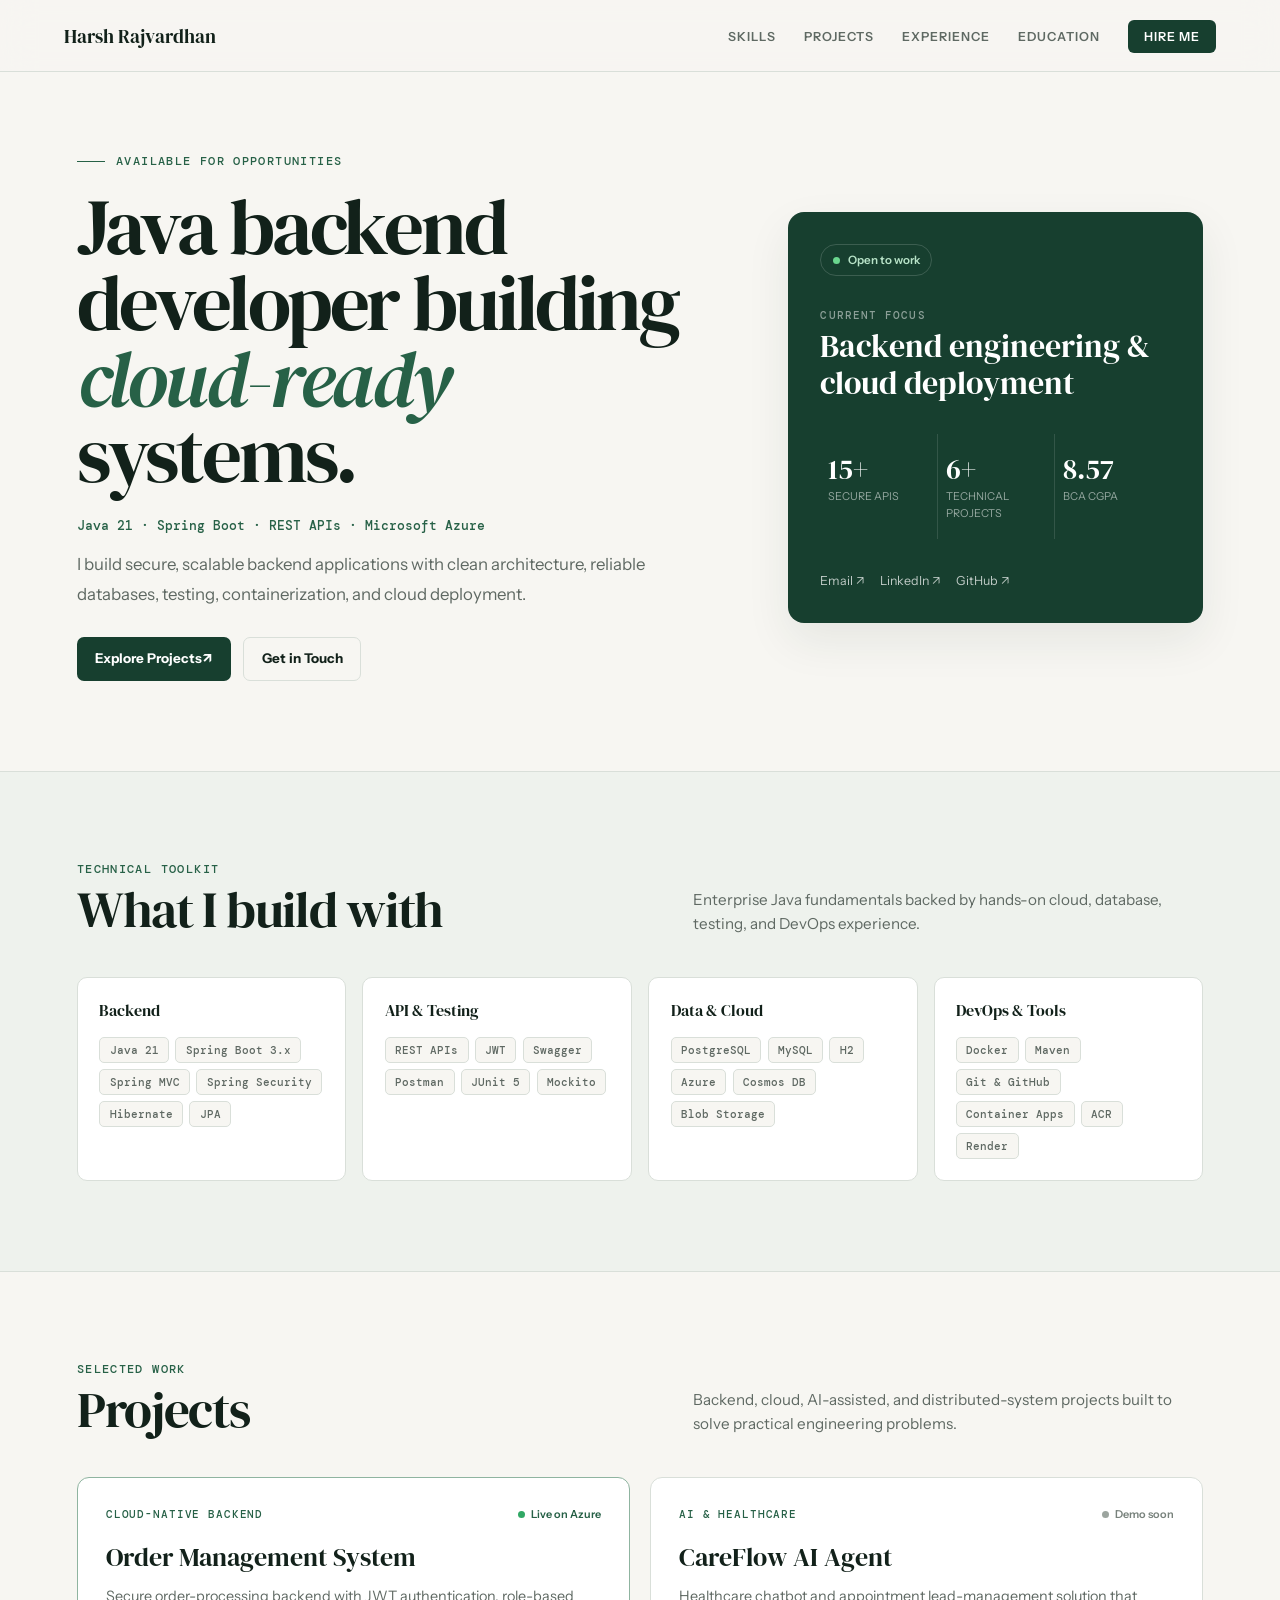
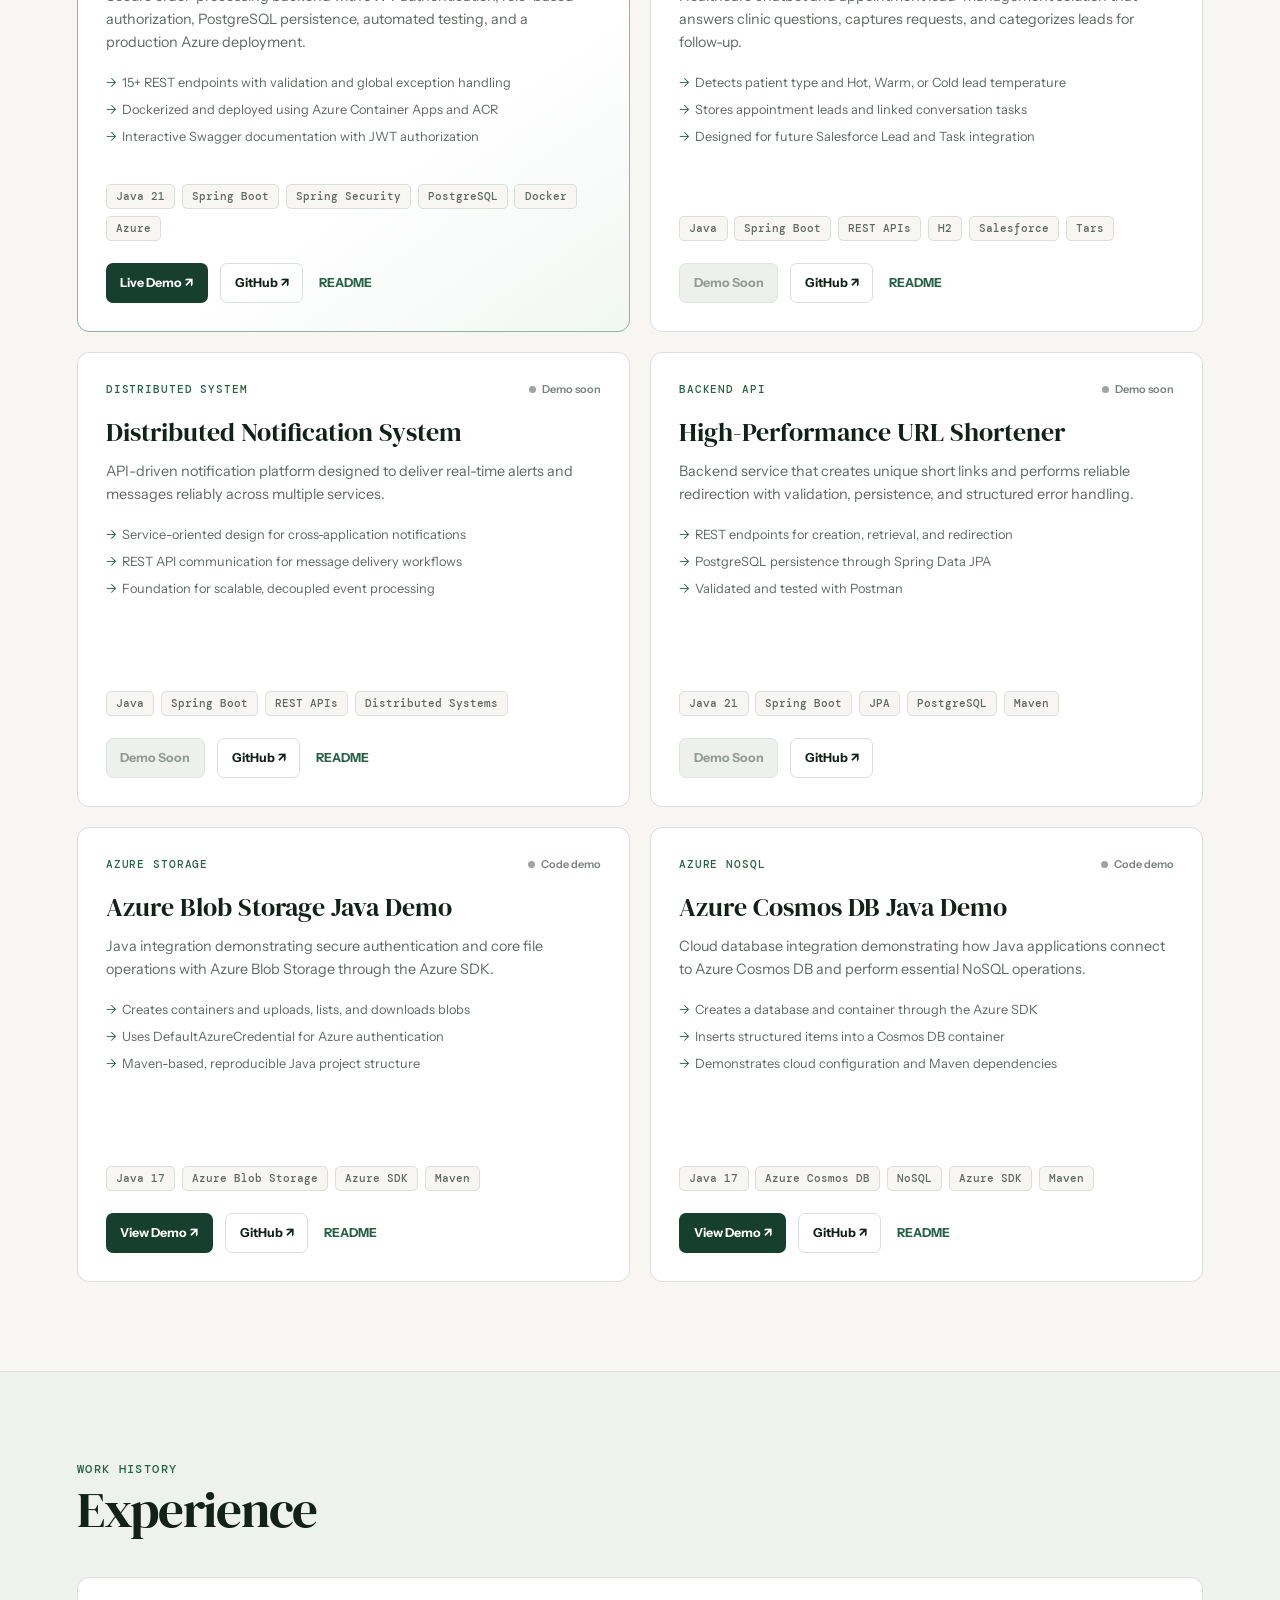
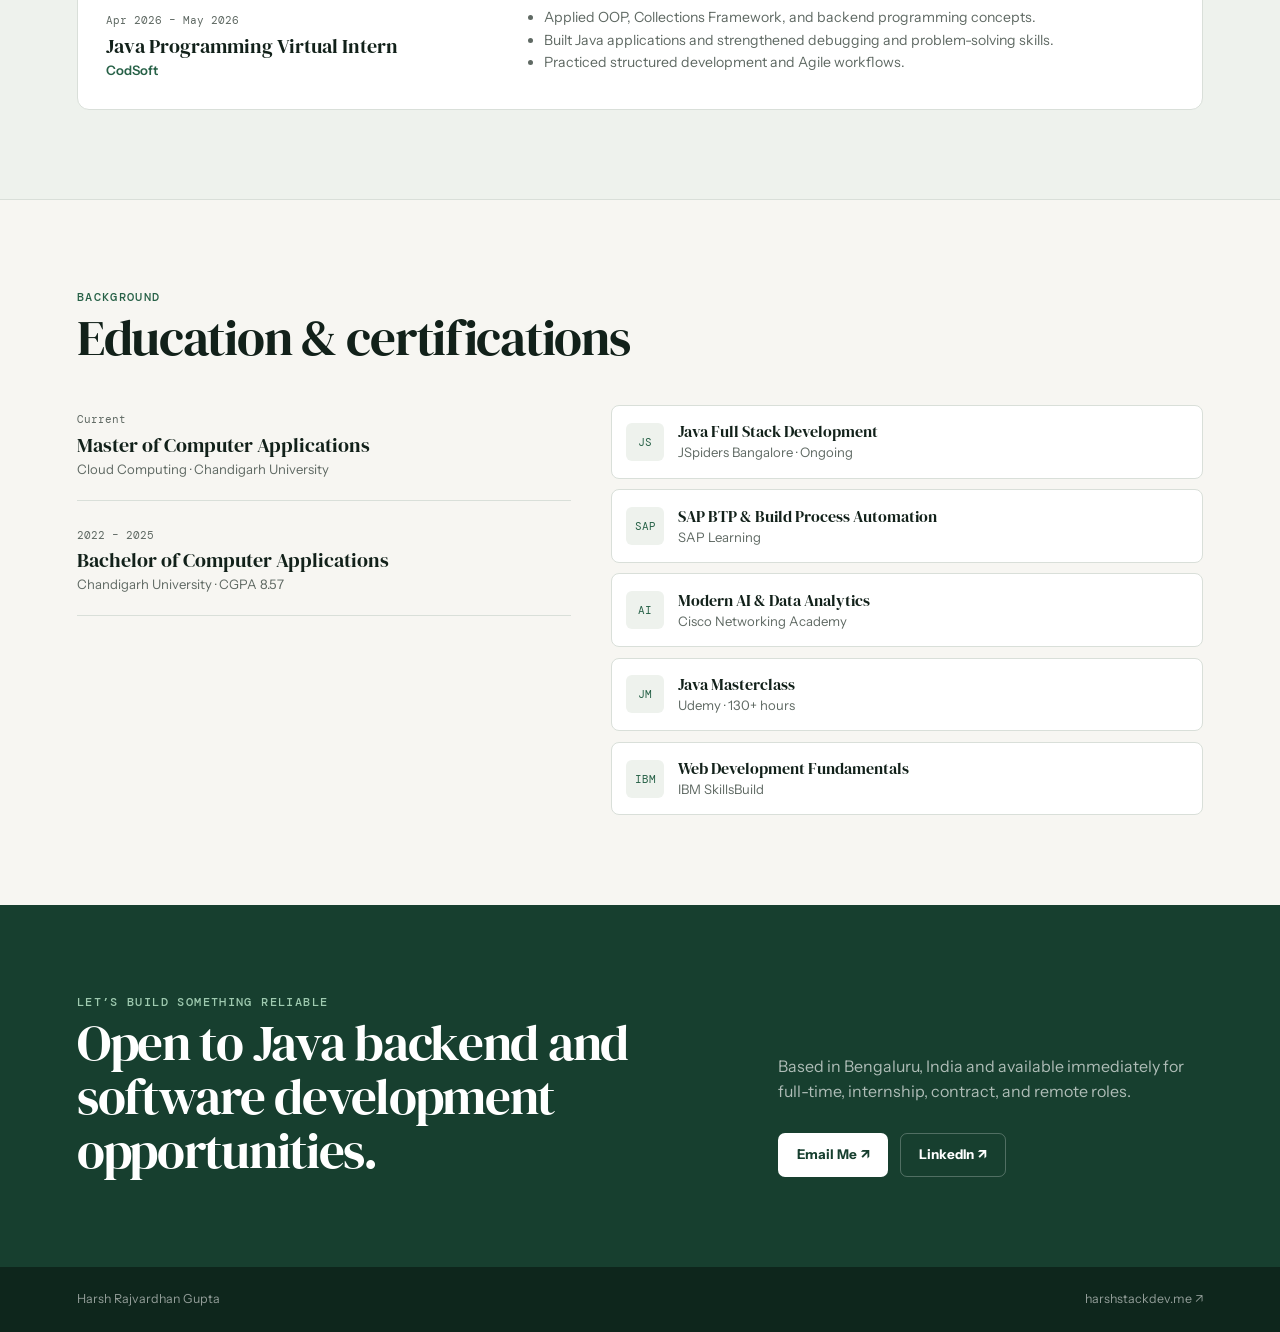
<file: index.html>
<!DOCTYPE html>
<html lang="en">
<head>
  <meta charset="UTF-8">
  <meta name="viewport" content="width=device-width, initial-scale=1.0">
  <meta name="description" content="Harsh Rajvardhan Gupta — Java Backend Developer building secure APIs and cloud-ready applications.">
  <title>Harsh Rajvardhan Gupta — Java Backend Developer</title>
  <link rel="preconnect" href="https://fonts.googleapis.com">
  <link rel="preconnect" href="https://fonts.gstatic.com" crossorigin>
  <link href="https://fonts.googleapis.com/css2?family=DM+Serif+Display:ital@0;1&family=DM+Mono:wght@400;500&family=Instrument+Sans:wght@400;500;600;700&display=swap" rel="stylesheet">
  <link rel="stylesheet" href="style.css">
</head>
<body>
  <nav aria-label="Main navigation">
    <a class="nav-logo" href="#home">Harsh Rajvardhan</a>
    <ul class="nav-links">
      <li><a href="#skills">Skills</a></li>
      <li><a href="#projects">Projects</a></li>
      <li><a href="#experience">Experience</a></li>
      <li><a href="#education">Education</a></li>
      <li><a href="#contact" class="nav-cta">Hire Me</a></li>
    </ul>
  </nav>

  <main>
    <section id="home" class="hero">
      <div class="hero-copy">
        <div class="hero-eyebrow"><span></span>Available for opportunities</div>
        <h1>Java backend developer building <em>cloud-ready</em> systems.</h1>
        <p class="hero-title">Java 21 · Spring Boot · REST APIs · Microsoft Azure</p>
        <p class="hero-bio">I build secure, scalable backend applications with clean architecture, reliable databases, testing, containerization, and cloud deployment.</p>
        <div class="hero-actions">
          <a href="#projects" class="btn btn-primary">Explore Projects <span>↗</span></a>
          <a href="mailto:harsh_rajvardhangupta@hotmail.com" class="btn btn-secondary">Get in Touch</a>
        </div>
      </div>
      <aside class="hero-panel" aria-label="Developer profile summary">
        <div class="availability"><span></span>Open to work</div>
        <p class="panel-label">Current focus</p>
        <h2>Backend engineering &amp; cloud deployment</h2>
        <div class="metrics">
          <div><strong>15+</strong><span>Secure APIs</span></div>
          <div><strong>6+</strong><span>Technical projects</span></div>
          <div><strong>8.57</strong><span>BCA CGPA</span></div>
        </div>
        <div class="profile-links">
          <a href="mailto:harsh_rajvardhangupta@hotmail.com">Email ↗</a>
          <a href="https://www.linkedin.com/in/harshrajvardhangupta/" target="_blank" rel="noopener noreferrer">LinkedIn ↗</a>
          <a href="https://github.com/meharshrajvardhan" target="_blank" rel="noopener noreferrer">GitHub ↗</a>
        </div>
      </aside>
    </section>

    <section id="skills" class="section section-tinted fade-in">
      <div class="section-heading">
        <div><p class="eyebrow">Technical toolkit</p><h2>What I build with</h2></div>
        <p>Enterprise Java fundamentals backed by hands-on cloud, database, testing, and DevOps experience.</p>
      </div>
      <div class="skills-grid">
        <article class="skill-group"><h3>Backend</h3><div class="tags"><span>Java 21</span><span>Spring Boot 3.x</span><span>Spring MVC</span><span>Spring Security</span><span>Hibernate</span><span>JPA</span></div></article>
        <article class="skill-group"><h3>API &amp; Testing</h3><div class="tags"><span>REST APIs</span><span>JWT</span><span>Swagger</span><span>Postman</span><span>JUnit 5</span><span>Mockito</span></div></article>
        <article class="skill-group"><h3>Data &amp; Cloud</h3><div class="tags"><span>PostgreSQL</span><span>MySQL</span><span>H2</span><span>Azure</span><span>Cosmos DB</span><span>Blob Storage</span></div></article>
        <article class="skill-group"><h3>DevOps &amp; Tools</h3><div class="tags"><span>Docker</span><span>Maven</span><span>Git &amp; GitHub</span><span>Container Apps</span><span>ACR</span><span>Render</span></div></article>
      </div>
    </section>

    <section id="projects" class="section fade-in">
      <div class="section-heading">
        <div><p class="eyebrow">Selected work</p><h2>Projects</h2></div>
        <p>Backend, cloud, AI-assisted, and distributed-system projects built to solve practical engineering problems.</p>
      </div>
      <div class="projects-grid">
        <article class="project-card project-featured">
          <div class="project-top"><span class="project-type">Cloud-native backend</span><span class="status live"><i></i>Live on Azure</span></div>
          <h3>Order Management System</h3>
          <p>Secure order-processing backend with JWT authentication, role-based authorization, PostgreSQL persistence, automated testing, and a production Azure deployment.</p>
          <ul>
            <li>15+ REST endpoints with validation and global exception handling</li>
            <li>Dockerized and deployed using Azure Container Apps and ACR</li>
            <li>Interactive Swagger documentation with JWT authorization</li>
          </ul>
          <div class="tags"><span>Java 21</span><span>Spring Boot</span><span>Spring Security</span><span>PostgreSQL</span><span>Docker</span><span>Azure</span></div>
          <div class="project-actions">
            <a class="btn btn-primary" href="https://oms-app.niceforest-b7938ce5.centralindia.azurecontainerapps.io/swagger-ui/index.html#/" target="_blank" rel="noopener noreferrer">Live Demo ↗</a>
            <a class="btn btn-secondary" href="https://github.com/meharshrajvardhan/order-management-system" target="_blank" rel="noopener noreferrer">GitHub ↗</a>
            <a class="text-link" href="https://github.com/meharshrajvardhan/order-management-system#readme" target="_blank" rel="noopener noreferrer">README</a>
          </div>
        </article>

        <article class="project-card">
          <div class="project-top"><span class="project-type">AI &amp; healthcare</span><span class="status"><i></i>Demo soon</span></div>
          <h3>CareFlow AI Agent</h3>
          <p>Healthcare chatbot and appointment lead-management solution that answers clinic questions, captures requests, and categorizes leads for follow-up.</p>
          <ul>
            <li>Detects patient type and Hot, Warm, or Cold lead temperature</li>
            <li>Stores appointment leads and linked conversation tasks</li>
            <li>Designed for future Salesforce Lead and Task integration</li>
          </ul>
          <div class="tags"><span>Java</span><span>Spring Boot</span><span>REST APIs</span><span>H2</span><span>Salesforce</span><span>Tars</span></div>
          <div class="project-actions">
            <span class="btn btn-disabled" title="Public deployment coming soon">Demo Soon</span>
            <a class="btn btn-secondary" href="https://github.com/meharshrajvardhan/careflow-ai-agent" target="_blank" rel="noopener noreferrer">GitHub ↗</a>
            <a class="text-link" href="https://github.com/meharshrajvardhan/careflow-ai-agent#readme" target="_blank" rel="noopener noreferrer">README</a>
          </div>
        </article>

        <article class="project-card">
          <div class="project-top"><span class="project-type">Distributed system</span><span class="status"><i></i>Demo soon</span></div>
          <h3>Distributed Notification System</h3>
          <p>API-driven notification platform designed to deliver real-time alerts and messages reliably across multiple services.</p>
          <ul>
            <li>Service-oriented design for cross-application notifications</li>
            <li>REST API communication for message delivery workflows</li>
            <li>Foundation for scalable, decoupled event processing</li>
          </ul>
          <div class="tags"><span>Java</span><span>Spring Boot</span><span>REST APIs</span><span>Distributed Systems</span></div>
          <div class="project-actions">
            <span class="btn btn-disabled" title="Public deployment coming soon">Demo Soon</span>
            <a class="btn btn-secondary" href="https://github.com/meharshrajvardhan/DistributedNotificationSystem" target="_blank" rel="noopener noreferrer">GitHub ↗</a>
            <a class="text-link" href="https://github.com/meharshrajvardhan/DistributedNotificationSystem#readme" target="_blank" rel="noopener noreferrer">README</a>
          </div>
        </article>

        <article class="project-card">
          <div class="project-top"><span class="project-type">Backend API</span><span class="status"><i></i>Demo soon</span></div>
          <h3>High-Performance URL Shortener</h3>
          <p>Backend service that creates unique short links and performs reliable redirection with validation, persistence, and structured error handling.</p>
          <ul>
            <li>REST endpoints for creation, retrieval, and redirection</li>
            <li>PostgreSQL persistence through Spring Data JPA</li>
            <li>Validated and tested with Postman</li>
          </ul>
          <div class="tags"><span>Java 21</span><span>Spring Boot</span><span>JPA</span><span>PostgreSQL</span><span>Maven</span></div>
          <div class="project-actions">
            <span class="btn btn-disabled" title="Public deployment coming soon">Demo Soon</span>
            <a class="btn btn-secondary" href="https://github.com/meharshrajvardhan" target="_blank" rel="noopener noreferrer">GitHub ↗</a>
          </div>
        </article>

        <article class="project-card">
          <div class="project-top"><span class="project-type">Azure storage</span><span class="status"><i></i>Code demo</span></div>
          <h3>Azure Blob Storage Java Demo</h3>
          <p>Java integration demonstrating secure authentication and core file operations with Azure Blob Storage through the Azure SDK.</p>
          <ul>
            <li>Creates containers and uploads, lists, and downloads blobs</li>
            <li>Uses DefaultAzureCredential for Azure authentication</li>
            <li>Maven-based, reproducible Java project structure</li>
          </ul>
          <div class="tags"><span>Java 17</span><span>Azure Blob Storage</span><span>Azure SDK</span><span>Maven</span></div>
          <div class="project-actions">
            <a class="btn btn-primary" href="https://github.com/meharshrajvardhan/azure-blob-storage-java-demo#sample-output" target="_blank" rel="noopener noreferrer">View Demo ↗</a>
            <a class="btn btn-secondary" href="https://github.com/meharshrajvardhan/azure-blob-storage-java-demo" target="_blank" rel="noopener noreferrer">GitHub ↗</a>
            <a class="text-link" href="https://github.com/meharshrajvardhan/azure-blob-storage-java-demo#readme" target="_blank" rel="noopener noreferrer">README</a>
          </div>
        </article>

        <article class="project-card">
          <div class="project-top"><span class="project-type">Azure NoSQL</span><span class="status"><i></i>Code demo</span></div>
          <h3>Azure Cosmos DB Java Demo</h3>
          <p>Cloud database integration demonstrating how Java applications connect to Azure Cosmos DB and perform essential NoSQL operations.</p>
          <ul>
            <li>Creates a database and container through the Azure SDK</li>
            <li>Inserts structured items into a Cosmos DB container</li>
            <li>Demonstrates cloud configuration and Maven dependencies</li>
          </ul>
          <div class="tags"><span>Java 17</span><span>Azure Cosmos DB</span><span>NoSQL</span><span>Azure SDK</span><span>Maven</span></div>
          <div class="project-actions">
            <a class="btn btn-primary" href="https://github.com/meharshrajvardhan/azure-cosmosdb-java-demo#sample-output" target="_blank" rel="noopener noreferrer">View Demo ↗</a>
            <a class="btn btn-secondary" href="https://github.com/meharshrajvardhan/azure-cosmosdb-java-demo" target="_blank" rel="noopener noreferrer">GitHub ↗</a>
            <a class="text-link" href="https://github.com/meharshrajvardhan/azure-cosmosdb-java-demo#readme" target="_blank" rel="noopener noreferrer">README</a>
          </div>
        </article>
      </div>
    </section>

    <section id="experience" class="section section-tinted fade-in">
      <div class="section-heading"><div><p class="eyebrow">Work history</p><h2>Experience</h2></div></div>
      <article class="timeline-card">
        <div><span class="timeline-date">Apr 2026 – May 2026</span><h3>Java Programming Virtual Intern</h3><p class="company">CodSoft</p></div>
        <ul><li>Applied OOP, Collections Framework, and backend programming concepts.</li><li>Built Java applications and strengthened debugging and problem-solving skills.</li><li>Practiced structured development and Agile workflows.</li></ul>
      </article>
    </section>

    <section id="education" class="section fade-in">
      <div class="section-heading"><div><p class="eyebrow">Background</p><h2>Education &amp; certifications</h2></div></div>
      <div class="education-grid">
        <div class="education-list">
          <article><span>Current</span><h3>Master of Computer Applications</h3><p>Cloud Computing · Chandigarh University</p></article>
          <article><span>2022 – 2025</span><h3>Bachelor of Computer Applications</h3><p>Chandigarh University · CGPA 8.57</p></article>
        </div>
        <div class="cert-list">
          <article><b>JS</b><div><h3>Java Full Stack Development</h3><p>JSpiders Bangalore · Ongoing</p></div></article>
          <article><b>SAP</b><div><h3>SAP BTP &amp; Build Process Automation</h3><p>SAP Learning</p></div></article>
          <article><b>AI</b><div><h3>Modern AI &amp; Data Analytics</h3><p>Cisco Networking Academy</p></div></article>
          <article><b>JM</b><div><h3>Java Masterclass</h3><p>Udemy · 130+ hours</p></div></article>
          <article><b>IBM</b><div><h3>Web Development Fundamentals</h3><p>IBM SkillsBuild</p></div></article>
        </div>
      </div>
    </section>

    <section id="contact" class="contact fade-in">
      <div><p class="eyebrow">Let’s build something reliable</p><h2>Open to Java backend and software development opportunities.</h2></div>
      <div class="contact-content">
        <p>Based in Bengaluru, India and available immediately for full-time, internship, contract, and remote roles.</p>
        <div class="contact-actions">
          <a class="btn btn-light" href="mailto:harsh_rajvardhangupta@hotmail.com">Email Me ↗</a>
          <a class="btn btn-outline-light" href="https://www.linkedin.com/in/harshrajvardhangupta/" target="_blank" rel="noopener noreferrer">LinkedIn ↗</a>
        </div>
      </div>
    </section>
  </main>

  <footer><span>Harsh Rajvardhan Gupta</span><a href="https://harshstackdev.me" target="_blank" rel="noopener noreferrer">harshstackdev.me ↗</a></footer>
  <script src="script.js"></script>
</body>
</html>
</file>
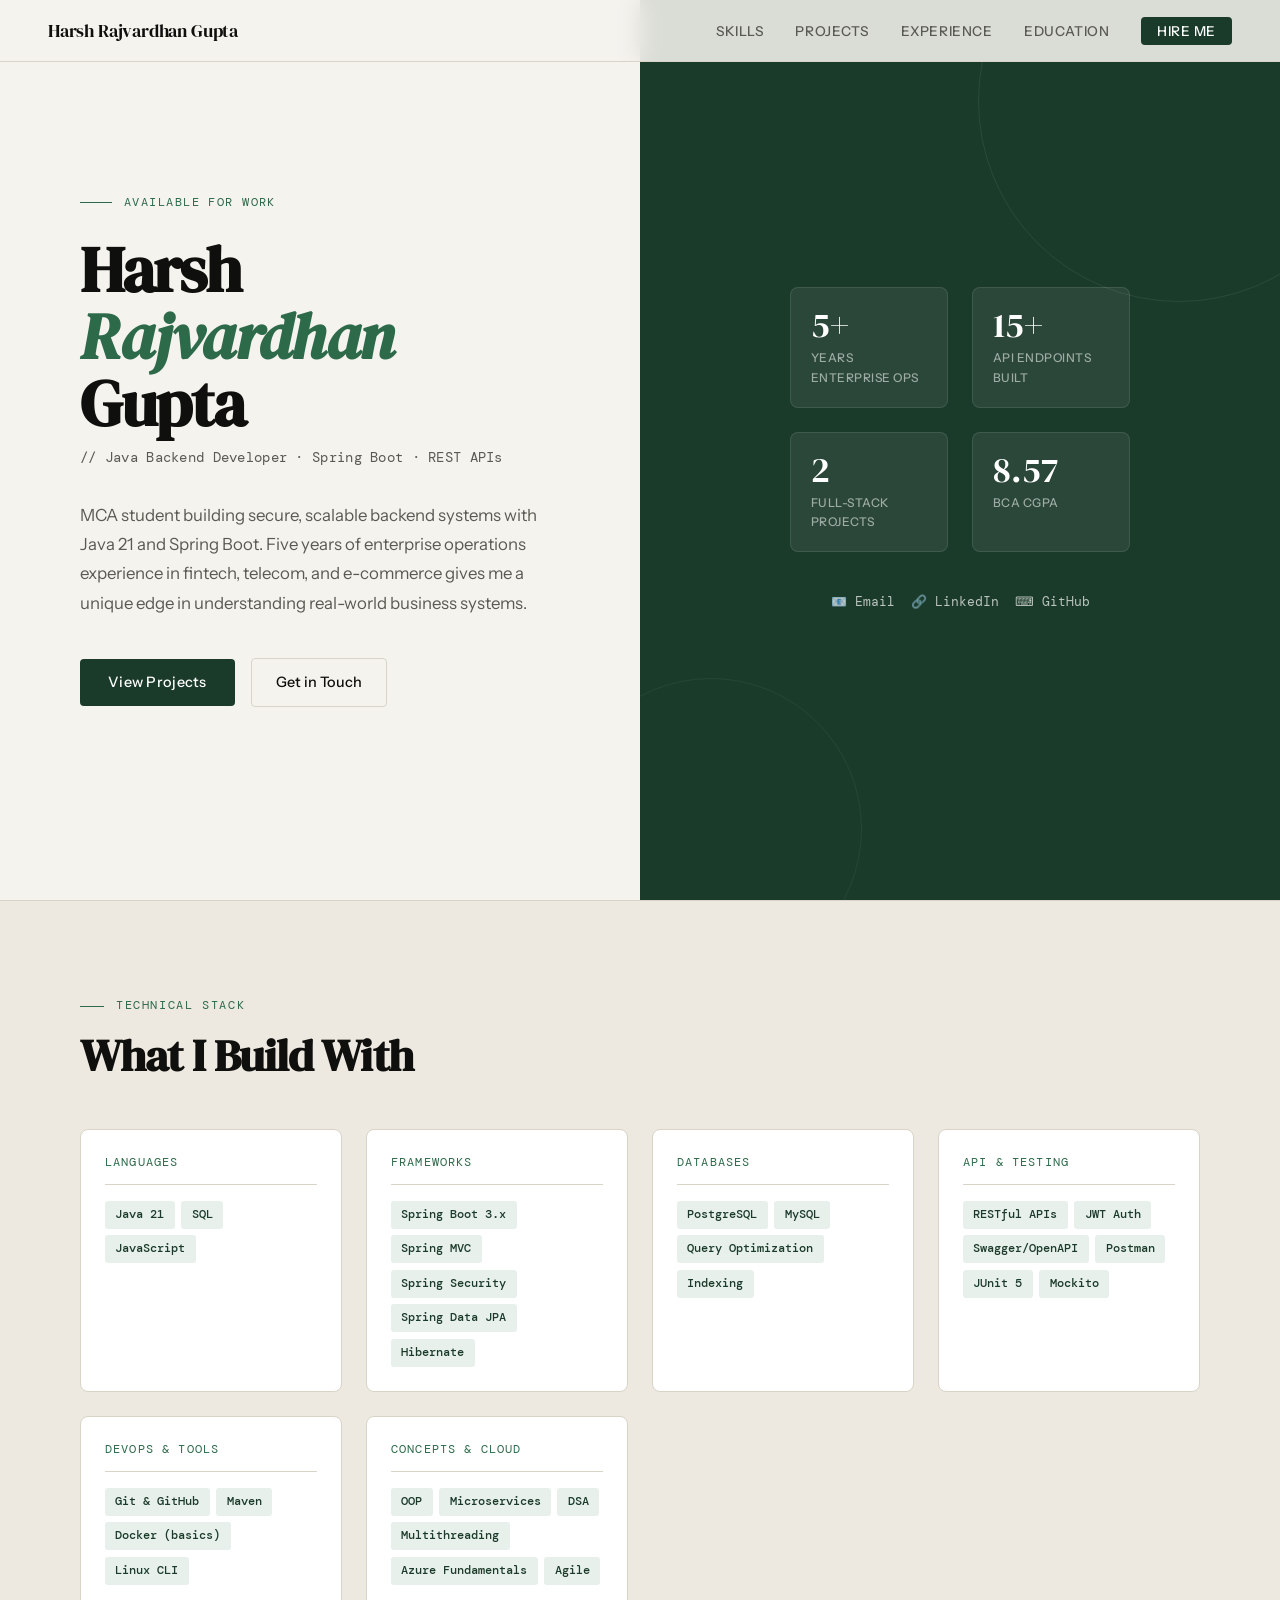
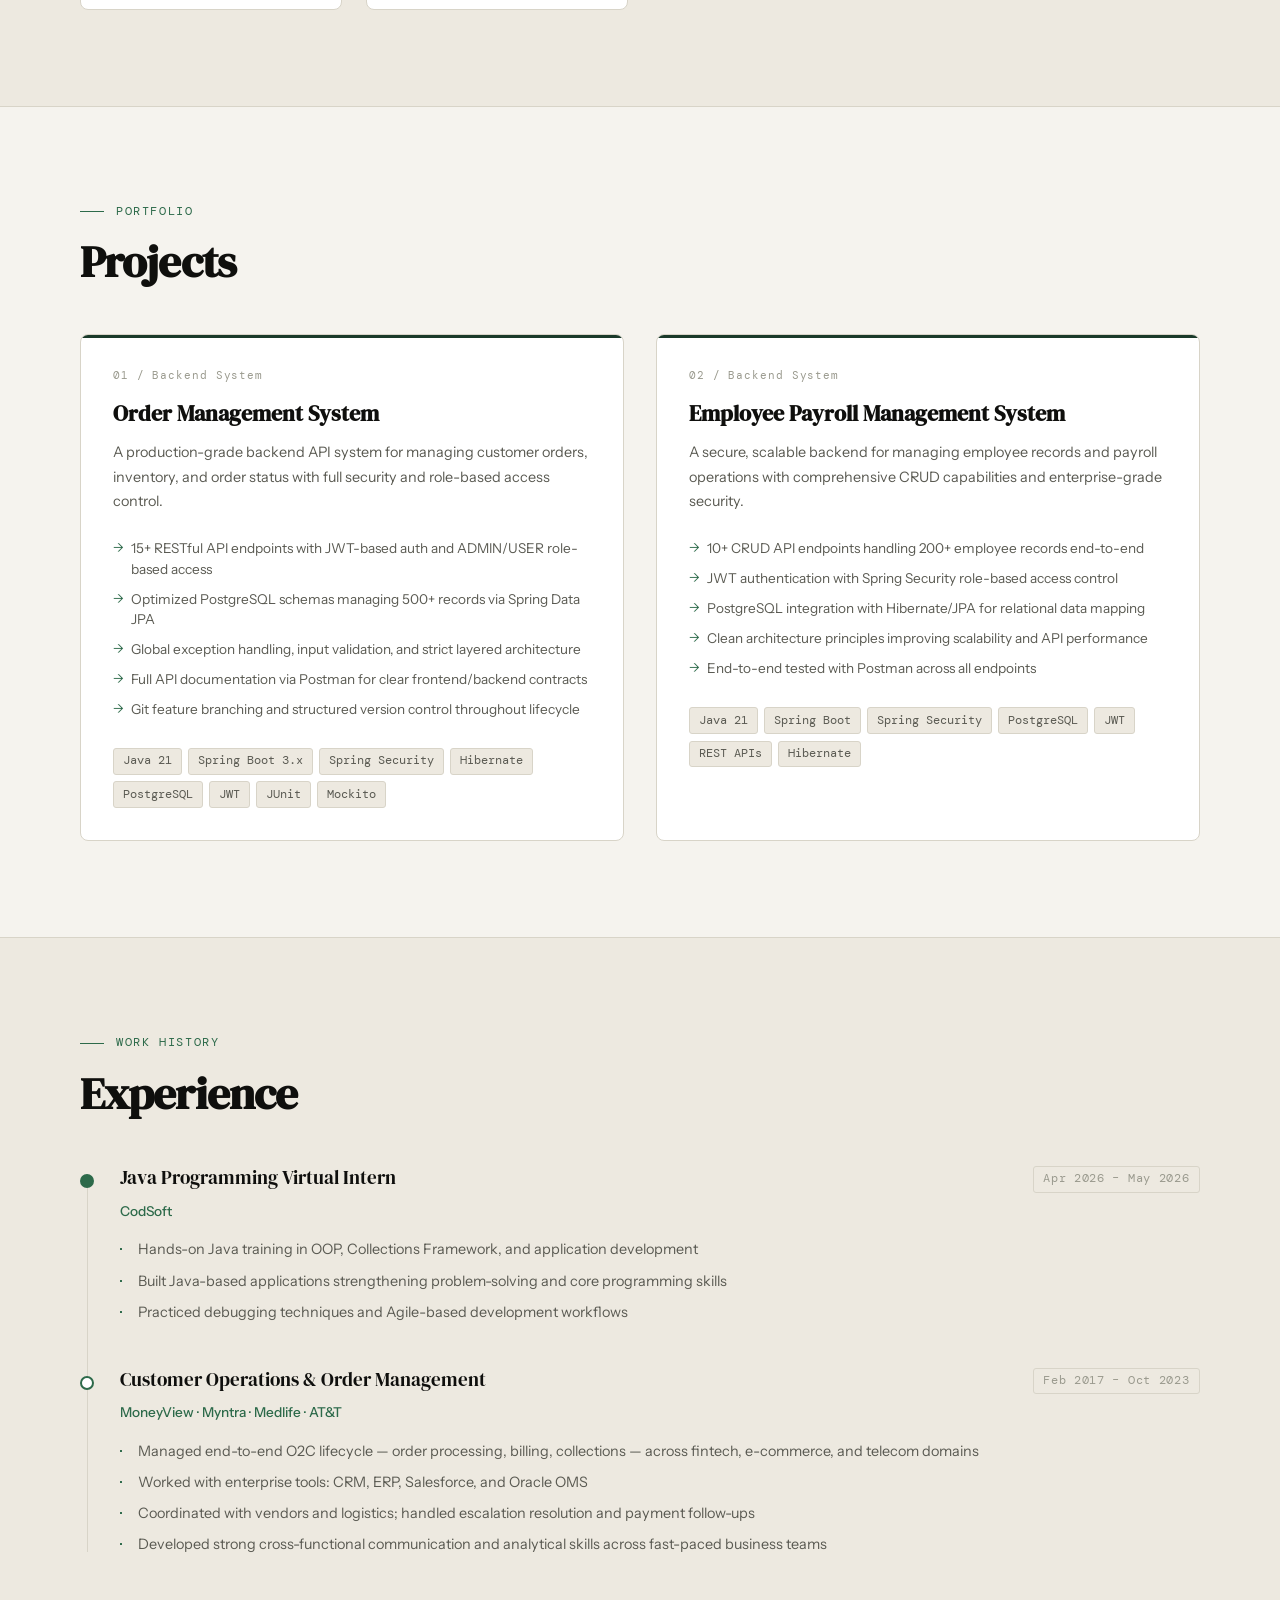
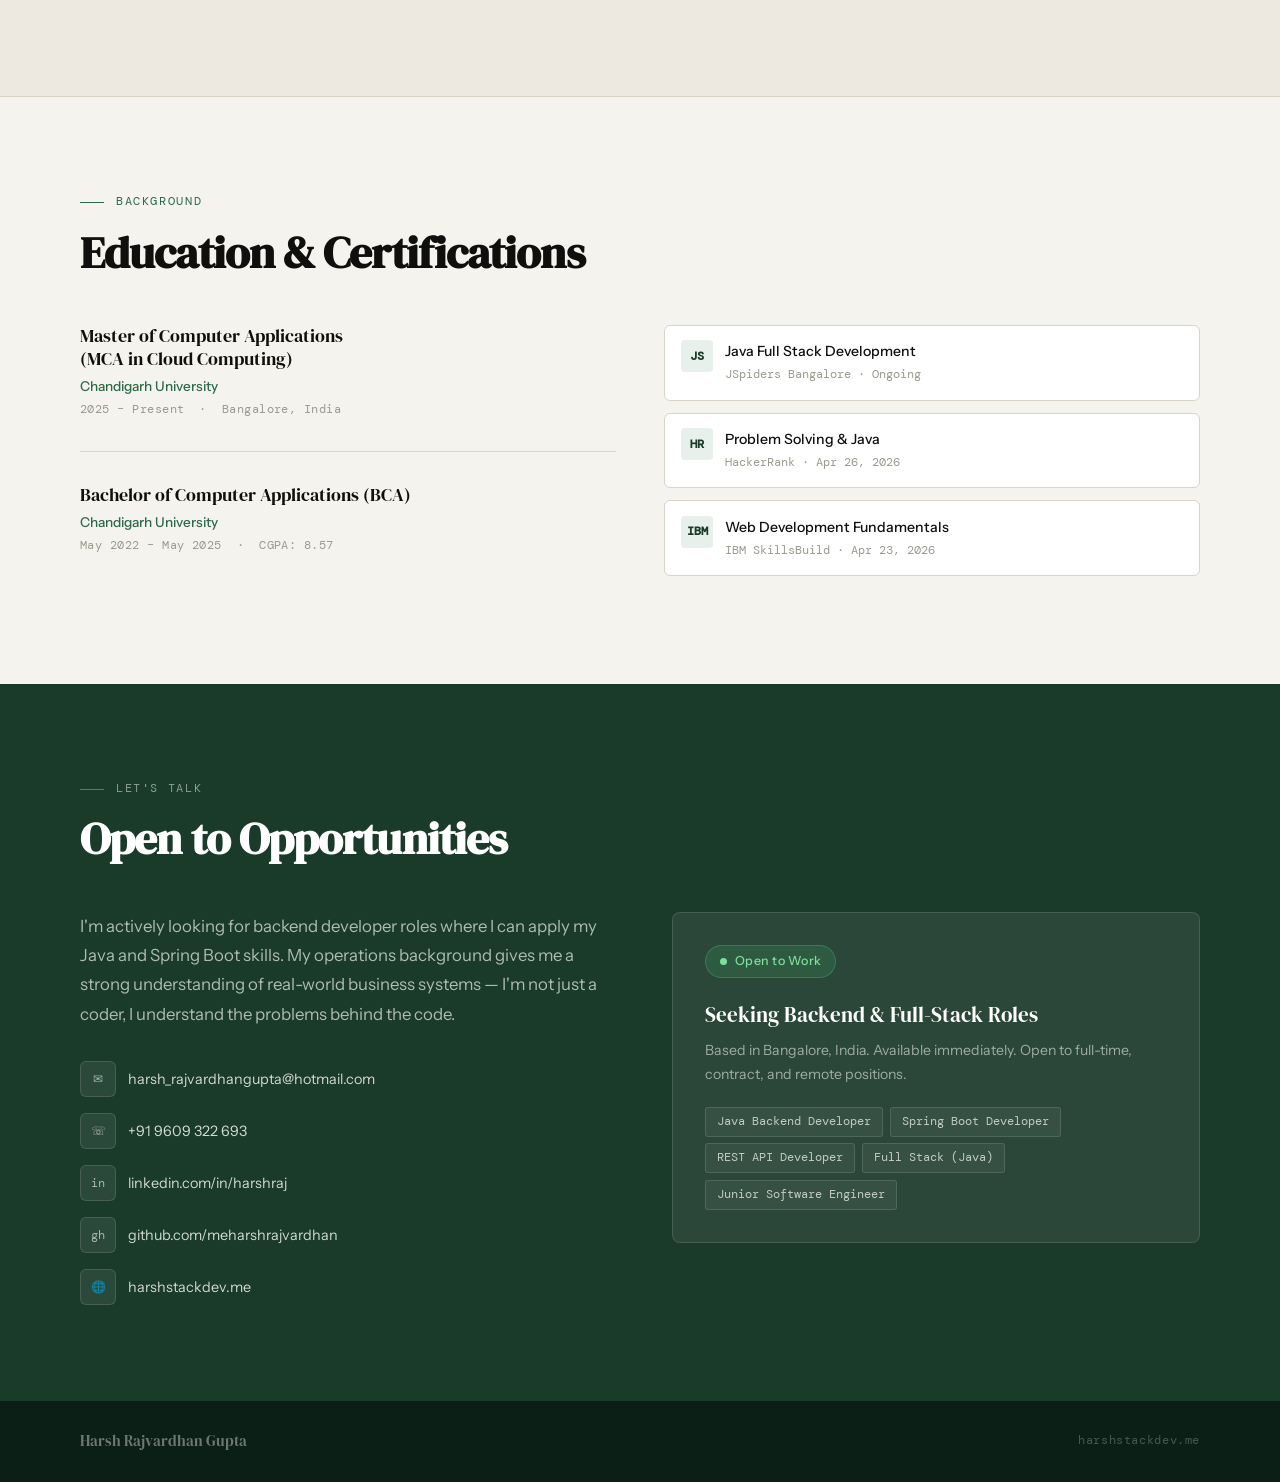
<file: index .html>
<!DOCTYPE html>
<html lang="en">
<head>
<meta charset="UTF-8">
<meta name="viewport" content="width=device-width, initial-scale=1.0">
<title>Harsh Rajvardhan Gupta — Java Backend Developer</title>
<link rel="preconnect" href="https://fonts.googleapis.com">
<link rel="preconnect" href="https://fonts.gstatic.com" crossorigin>
<link href="https://fonts.googleapis.com/css2?family=DM+Serif+Display:ital@0;1&family=DM+Mono:wght@400;500&family=Instrument+Sans:wght@400;500;600&display=swap" rel="stylesheet">
<style>
  :root {
    --ink: #0f0f0d;
    --ink-muted: #5a5a52;
    --ink-faint: #9a9a8e;
    --paper: #f5f3ee;
    --paper-warm: #ede9e0;
    --paper-card: #ffffff;
    --accent: #1a3a2a;
    --accent-bright: #2d6a4a;
    --accent-light: #e8f0eb;
    --border: #d8d4c8;
    --tag-bg: #e8f0eb;
    --tag-color: #1a3a2a;
    --serif: 'DM Serif Display', Georgia, serif;
    --sans: 'Instrument Sans', system-ui, sans-serif;
    --mono: 'DM Mono', monospace;
  }

  * { margin: 0; padding: 0; box-sizing: border-box; }

  html { scroll-behavior: smooth; }

  body {
    font-family: var(--sans);
    background: var(--paper);
    color: var(--ink);
    line-height: 1.6;
    overflow-x: hidden;
  }

  /* NAV */
  nav {
    position: fixed;
    top: 0; left: 0; right: 0;
    z-index: 100;
    display: flex;
    align-items: center;
    justify-content: space-between;
    padding: 1rem 3rem;
    background: rgba(245, 243, 238, 0.88);
    backdrop-filter: blur(12px);
    border-bottom: 1px solid var(--border);
  }

  .nav-logo {
    font-family: var(--serif);
    font-size: 1.15rem;
    color: var(--ink);
    letter-spacing: -0.01em;
  }

  .nav-links {
    display: flex;
    gap: 2rem;
    list-style: none;
  }

  .nav-links a {
    font-size: 0.85rem;
    font-weight: 500;
    color: var(--ink-muted);
    text-decoration: none;
    letter-spacing: 0.04em;
    text-transform: uppercase;
    transition: color 0.2s;
  }

  .nav-links a:hover { color: var(--accent-bright); }

  .nav-cta {
    background: var(--accent) !important;
    color: #fff !important;
    padding: 0.4rem 1rem;
    border-radius: 4px;
    transition: background 0.2s !important;
  }
  .nav-cta:hover { background: var(--accent-bright) !important; color: #fff !important; }

  /* HERO */
  .hero {
    min-height: 100vh;
    display: grid;
    grid-template-columns: 1fr 1fr;
    padding-top: 70px;
  }

  .hero-left {
    display: flex;
    flex-direction: column;
    justify-content: center;
    padding: 5rem 4rem 5rem 5rem;
    position: relative;
  }

  .hero-eyebrow {
    font-family: var(--mono);
    font-size: 0.75rem;
    letter-spacing: 0.12em;
    color: var(--accent-bright);
    text-transform: uppercase;
    margin-bottom: 1.5rem;
    display: flex;
    align-items: center;
    gap: 0.75rem;
  }

  .hero-eyebrow::before {
    content: '';
    display: block;
    width: 32px;
    height: 1px;
    background: var(--accent-bright);
  }

  .hero-name {
    font-family: var(--serif);
    font-size: clamp(2.8rem, 5vw, 4.5rem);
    line-height: 1.05;
    letter-spacing: -0.02em;
    color: var(--ink);
    margin-bottom: 0.5rem;
  }

  .hero-name em {
    font-style: italic;
    color: var(--accent-bright);
  }

  .hero-title {
    font-family: var(--mono);
    font-size: 0.9rem;
    color: var(--ink-muted);
    margin-bottom: 2rem;
    letter-spacing: 0.02em;
  }

  .hero-bio {
    font-size: 1.05rem;
    color: var(--ink-muted);
    max-width: 480px;
    line-height: 1.75;
    margin-bottom: 2.5rem;
  }

  .hero-actions {
    display: flex;
    gap: 1rem;
    align-items: center;
  }

  .btn-primary {
    background: var(--accent);
    color: #fff;
    padding: 0.75rem 1.75rem;
    border-radius: 4px;
    text-decoration: none;
    font-size: 0.9rem;
    font-weight: 500;
    letter-spacing: 0.02em;
    transition: background 0.2s, transform 0.15s;
  }
  .btn-primary:hover { background: var(--accent-bright); transform: translateY(-1px); }

  .btn-ghost {
    color: var(--ink);
    padding: 0.75rem 1.5rem;
    border: 1px solid var(--border);
    border-radius: 4px;
    text-decoration: none;
    font-size: 0.9rem;
    font-weight: 500;
    transition: border-color 0.2s, background 0.2s;
  }
  .btn-ghost:hover { border-color: var(--accent-bright); background: var(--accent-light); }

  .hero-right {
    background: var(--accent);
    display: flex;
    flex-direction: column;
    justify-content: center;
    align-items: center;
    padding: 5rem 4rem;
    position: relative;
    overflow: hidden;
  }

  .hero-right::before {
    content: '';
    position: absolute;
    top: -100px; right: -100px;
    width: 400px; height: 400px;
    border: 1px solid rgba(255,255,255,0.08);
    border-radius: 50%;
  }

  .hero-right::after {
    content: '';
    position: absolute;
    bottom: -80px; left: -80px;
    width: 300px; height: 300px;
    border: 1px solid rgba(255,255,255,0.06);
    border-radius: 50%;
  }

  .hero-stats {
    display: grid;
    grid-template-columns: 1fr 1fr;
    gap: 1.5rem;
    width: 100%;
    max-width: 340px;
    margin-bottom: 2.5rem;
    position: relative;
    z-index: 1;
  }

  .stat-card {
    background: rgba(255,255,255,0.07);
    border: 1px solid rgba(255,255,255,0.1);
    border-radius: 8px;
    padding: 1.25rem;
  }

  .stat-number {
    font-family: var(--serif);
    font-size: 2.2rem;
    color: #fff;
    line-height: 1;
    margin-bottom: 0.3rem;
  }

  .stat-label {
    font-size: 0.75rem;
    color: rgba(255,255,255,0.55);
    font-weight: 500;
    letter-spacing: 0.04em;
    text-transform: uppercase;
  }

  .hero-contact-links {
    display: flex;
    gap: 1rem;
    position: relative;
    z-index: 1;
  }

  .hero-contact-links a {
    display: flex;
    align-items: center;
    gap: 0.4rem;
    color: rgba(255,255,255,0.7);
    text-decoration: none;
    font-size: 0.8rem;
    font-family: var(--mono);
    transition: color 0.2s;
  }
  .hero-contact-links a:hover { color: #fff; }

  /* SECTION COMMON */
  section {
    padding: 6rem 5rem;
  }

  .section-eyebrow {
    font-family: var(--mono);
    font-size: 0.72rem;
    letter-spacing: 0.14em;
    color: var(--accent-bright);
    text-transform: uppercase;
    margin-bottom: 1rem;
    display: flex;
    align-items: center;
    gap: 0.75rem;
  }
  .section-eyebrow::before {
    content: '';
    display: block;
    width: 24px; height: 1px;
    background: var(--accent-bright);
  }

  .section-title {
    font-family: var(--serif);
    font-size: clamp(2rem, 3.5vw, 3rem);
    letter-spacing: -0.02em;
    line-height: 1.1;
    margin-bottom: 3rem;
  }

  /* SKILLS */
  .skills-section {
    background: var(--paper-warm);
    border-top: 1px solid var(--border);
    border-bottom: 1px solid var(--border);
  }

  .skills-grid {
    display: grid;
    grid-template-columns: repeat(auto-fit, minmax(220px, 1fr));
    gap: 1.5rem;
  }

  .skill-group {
    background: var(--paper-card);
    border: 1px solid var(--border);
    border-radius: 8px;
    padding: 1.5rem;
  }

  .skill-group-title {
    font-family: var(--mono);
    font-size: 0.72rem;
    letter-spacing: 0.1em;
    text-transform: uppercase;
    color: var(--accent-bright);
    margin-bottom: 1rem;
    padding-bottom: 0.75rem;
    border-bottom: 1px solid var(--border);
  }

  .skill-tags {
    display: flex;
    flex-wrap: wrap;
    gap: 0.4rem;
  }

  .skill-tag {
    background: var(--tag-bg);
    color: var(--tag-color);
    font-size: 0.78rem;
    font-weight: 500;
    padding: 0.25rem 0.65rem;
    border-radius: 3px;
    font-family: var(--mono);
  }

  /* PROJECTS */
  .projects-grid {
    display: grid;
    grid-template-columns: 1fr 1fr;
    gap: 2rem;
  }

  .project-card {
    background: var(--paper-card);
    border: 1px solid var(--border);
    border-radius: 8px;
    padding: 2rem;
    position: relative;
    transition: border-color 0.2s, transform 0.2s;
    overflow: hidden;
  }

  .project-card::before {
    content: '';
    position: absolute;
    top: 0; left: 0; right: 0;
    height: 3px;
    background: var(--accent);
  }

  .project-card:hover {
    border-color: var(--accent-bright);
    transform: translateY(-2px);
  }

  .project-num {
    font-family: var(--mono);
    font-size: 0.7rem;
    color: var(--ink-faint);
    letter-spacing: 0.08em;
    margin-bottom: 1rem;
  }

  .project-title {
    font-family: var(--serif);
    font-size: 1.4rem;
    margin-bottom: 0.75rem;
    line-height: 1.2;
  }

  .project-desc {
    font-size: 0.9rem;
    color: var(--ink-muted);
    line-height: 1.7;
    margin-bottom: 1.25rem;
  }

  .project-highlights {
    list-style: none;
    margin-bottom: 1.5rem;
  }

  .project-highlights li {
    font-size: 0.85rem;
    color: var(--ink-muted);
    padding: 0.3rem 0;
    padding-left: 1.1rem;
    position: relative;
    line-height: 1.5;
  }

  .project-highlights li::before {
    content: '→';
    position: absolute;
    left: 0;
    color: var(--accent-bright);
    font-size: 0.8rem;
  }

  .project-stack {
    display: flex;
    flex-wrap: wrap;
    gap: 0.4rem;
  }

  .stack-tag {
    font-family: var(--mono);
    font-size: 0.72rem;
    color: var(--ink-muted);
    background: var(--paper-warm);
    border: 1px solid var(--border);
    padding: 0.2rem 0.55rem;
    border-radius: 3px;
  }

  /* EXPERIENCE */
  .experience-section {
    background: var(--paper-warm);
    border-top: 1px solid var(--border);
    border-bottom: 1px solid var(--border);
  }

  .exp-timeline {
    position: relative;
    padding-left: 2.5rem;
  }

  .exp-timeline::before {
    content: '';
    position: absolute;
    left: 7px; top: 8px; bottom: 8px;
    width: 1px;
    background: var(--border);
  }

  .exp-item {
    position: relative;
    margin-bottom: 2.5rem;
  }

  .exp-item::before {
    content: '';
    position: absolute;
    left: -2.5rem;
    top: 8px;
    width: 10px; height: 10px;
    border-radius: 50%;
    background: var(--paper-card);
    border: 2px solid var(--accent-bright);
  }

  .exp-item:first-child::before {
    background: var(--accent-bright);
  }

  .exp-header {
    display: flex;
    justify-content: space-between;
    align-items: flex-start;
    margin-bottom: 0.5rem;
    flex-wrap: wrap;
    gap: 0.5rem;
  }

  .exp-role {
    font-family: var(--serif);
    font-size: 1.2rem;
    line-height: 1.2;
  }

  .exp-date {
    font-family: var(--mono);
    font-size: 0.72rem;
    color: var(--ink-faint);
    letter-spacing: 0.06em;
    white-space: nowrap;
    background: var(--paper-warm);
    padding: 0.2rem 0.6rem;
    border-radius: 3px;
    border: 1px solid var(--border);
  }

  .exp-company {
    font-size: 0.85rem;
    font-weight: 500;
    color: var(--accent-bright);
    margin-bottom: 0.75rem;
  }

  .exp-points {
    list-style: none;
  }

  .exp-points li {
    font-size: 0.9rem;
    color: var(--ink-muted);
    padding: 0.25rem 0;
    padding-left: 1.1rem;
    position: relative;
    line-height: 1.6;
  }

  .exp-points li::before {
    content: '·';
    position: absolute;
    left: 0;
    color: var(--accent-bright);
    font-size: 1.2rem;
    line-height: 1.2;
  }

  /* EDUCATION & CERTS */
  .edu-cert-grid {
    display: grid;
    grid-template-columns: 1fr 1fr;
    gap: 3rem;
  }

  .edu-item {
    margin-bottom: 2rem;
    padding-bottom: 2rem;
    border-bottom: 1px solid var(--border);
  }

  .edu-item:last-child { border-bottom: none; margin-bottom: 0; padding-bottom: 0; }

  .edu-degree {
    font-family: var(--serif);
    font-size: 1.1rem;
    margin-bottom: 0.3rem;
    line-height: 1.3;
  }

  .edu-school {
    font-size: 0.85rem;
    font-weight: 500;
    color: var(--accent-bright);
    margin-bottom: 0.2rem;
  }

  .edu-meta {
    font-family: var(--mono);
    font-size: 0.72rem;
    color: var(--ink-faint);
    letter-spacing: 0.04em;
  }

  .cert-item {
    display: flex;
    align-items: flex-start;
    gap: 0.75rem;
    padding: 0.9rem 1rem;
    background: var(--paper-card);
    border: 1px solid var(--border);
    border-radius: 6px;
    margin-bottom: 0.75rem;
    transition: border-color 0.2s;
  }

  .cert-item:hover { border-color: var(--accent-bright); }

  .cert-icon {
    width: 32px; height: 32px;
    background: var(--accent-light);
    border-radius: 4px;
    display: flex;
    align-items: center;
    justify-content: center;
    flex-shrink: 0;
    font-size: 0.75rem;
    font-weight: 600;
    color: var(--accent);
    font-family: var(--mono);
  }

  .cert-name {
    font-size: 0.88rem;
    font-weight: 500;
    margin-bottom: 0.15rem;
  }

  .cert-issuer {
    font-size: 0.78rem;
    color: var(--ink-faint);
    font-family: var(--mono);
  }

  /* CONTACT */
  .contact-section {
    background: var(--accent);
    color: #fff;
  }

  .contact-section .section-eyebrow {
    color: rgba(255,255,255,0.5);
  }
  .contact-section .section-eyebrow::before {
    background: rgba(255,255,255,0.3);
  }

  .contact-section .section-title {
    color: #fff;
  }

  .contact-grid {
    display: grid;
    grid-template-columns: 1fr 1fr;
    gap: 4rem;
    align-items: start;
  }

  .contact-info p {
    font-size: 1.05rem;
    color: rgba(255,255,255,0.65);
    line-height: 1.75;
    margin-bottom: 2rem;
  }

  .contact-links {
    display: flex;
    flex-direction: column;
    gap: 1rem;
  }

  .contact-link {
    display: flex;
    align-items: center;
    gap: 0.75rem;
    color: rgba(255,255,255,0.8);
    text-decoration: none;
    font-size: 0.9rem;
    transition: color 0.2s;
  }

  .contact-link:hover { color: #fff; }

  .contact-link-icon {
    width: 36px; height: 36px;
    background: rgba(255,255,255,0.08);
    border: 1px solid rgba(255,255,255,0.12);
    border-radius: 6px;
    display: flex;
    align-items: center;
    justify-content: center;
    font-size: 0.75rem;
    font-family: var(--mono);
    color: rgba(255,255,255,0.6);
    flex-shrink: 0;
  }

  .open-to-work {
    background: rgba(255,255,255,0.07);
    border: 1px solid rgba(255,255,255,0.12);
    border-radius: 8px;
    padding: 2rem;
  }

  .otw-badge {
    display: inline-flex;
    align-items: center;
    gap: 0.5rem;
    background: rgba(80,200,120,0.15);
    border: 1px solid rgba(80,200,120,0.3);
    padding: 0.35rem 0.85rem;
    border-radius: 100px;
    font-size: 0.78rem;
    font-weight: 500;
    color: #7ede9a;
    margin-bottom: 1.25rem;
    letter-spacing: 0.04em;
  }

  .otw-badge::before {
    content: '';
    display: block;
    width: 7px; height: 7px;
    border-radius: 50%;
    background: #7ede9a;
    animation: pulse 2s infinite;
  }

  @keyframes pulse {
    0%, 100% { opacity: 1; }
    50% { opacity: 0.3; }
  }

  .otw-title {
    font-family: var(--serif);
    font-size: 1.3rem;
    color: #fff;
    margin-bottom: 0.5rem;
  }

  .otw-body {
    font-size: 0.88rem;
    color: rgba(255,255,255,0.55);
    line-height: 1.7;
    margin-bottom: 1.25rem;
  }

  .otw-roles {
    display: flex;
    flex-wrap: wrap;
    gap: 0.4rem;
  }

  .otw-role {
    background: rgba(255,255,255,0.06);
    border: 1px solid rgba(255,255,255,0.12);
    padding: 0.25rem 0.7rem;
    border-radius: 3px;
    font-size: 0.78rem;
    font-family: var(--mono);
    color: rgba(255,255,255,0.7);
  }

  /* FOOTER */
  footer {
    background: #0c1f16;
    padding: 1.75rem 5rem;
    display: flex;
    align-items: center;
    justify-content: space-between;
  }

  .footer-name {
    font-family: var(--serif);
    font-size: 0.95rem;
    color: rgba(255,255,255,0.4);
  }

  .footer-domain {
    font-family: var(--mono);
    font-size: 0.78rem;
    color: rgba(255,255,255,0.25);
    letter-spacing: 0.05em;
  }

  /* RESPONSIVE */
  @media (max-width: 900px) {
    nav { padding: 1rem 1.5rem; }
    .nav-links { display: none; }
    .hero { grid-template-columns: 1fr; }
    .hero-left { padding: 4rem 1.5rem 2rem; }
    .hero-right { padding: 3rem 1.5rem; }
    section { padding: 4rem 1.5rem; }
    .projects-grid,
    .edu-cert-grid,
    .contact-grid { grid-template-columns: 1fr; gap: 2rem; }
    footer { padding: 1.5rem; flex-direction: column; gap: 0.5rem; text-align: center; }
  }

  /* ANIMATION */
  .fade-in {
    opacity: 0;
    transform: translateY(18px);
    transition: opacity 0.6s ease, transform 0.6s ease;
  }
  .fade-in.visible {
    opacity: 1;
    transform: translateY(0);
  }
</style>
</head>
<body>

<!-- NAV -->
<nav>
  <div class="nav-logo">Harsh Rajvardhan Gupta</div>
  <ul class="nav-links">
    <li><a href="#skills">Skills</a></li>
    <li><a href="#projects">Projects</a></li>
    <li><a href="#experience">Experience</a></li>
    <li><a href="#education">Education</a></li>
    <li><a href="#contact" class="nav-cta">Hire Me</a></li>
  </ul>
</nav>

<!-- HERO -->
<section class="hero" style="padding:0;">
  <div class="hero-left">
    <div class="hero-eyebrow">Available for work</div>
    <h1 class="hero-name">Harsh<br><em>Rajvardhan</em><br>Gupta</h1>
    <p class="hero-title">// Java Backend Developer · Spring Boot · REST APIs</p>
    <p class="hero-bio">
      MCA student building secure, scalable backend systems with Java 21 and Spring Boot. 
      Five years of enterprise operations experience in fintech, telecom, and e-commerce 
      gives me a unique edge in understanding real-world business systems.
    </p>
    <div class="hero-actions">
      <a href="#projects" class="btn-primary">View Projects</a>
      <a href="mailto:harsh_rajvardhangupta@hotmail.com" class="btn-ghost">Get in Touch</a>
    </div>
  </div>
  <div class="hero-right">
    <div class="hero-stats">
      <div class="stat-card">
        <div class="stat-number">5+</div>
        <div class="stat-label">Years Enterprise Ops</div>
      </div>
      <div class="stat-card">
        <div class="stat-number">15+</div>
        <div class="stat-label">API Endpoints Built</div>
      </div>
      <div class="stat-card">
        <div class="stat-number">2</div>
        <div class="stat-label">Full-Stack Projects</div>
      </div>
      <div class="stat-card">
        <div class="stat-number">8.57</div>
        <div class="stat-label">BCA CGPA</div>
      </div>
    </div>
    <div class="hero-contact-links">
      <a href="mailto:harsh_rajvardhangupta@hotmail.com">📧 Email</a>
      <a href="https://linkedin.com/in/harshraj" target="_blank">🔗 LinkedIn</a>
      <a href="https://github.com/meharshrajvardhan" target="_blank">⌨ GitHub</a>
    </div>
  </div>
</section>

<!-- SKILLS -->
<section id="skills" class="skills-section fade-in">
  <div class="section-eyebrow">Technical Stack</div>
  <h2 class="section-title">What I Build With</h2>
  <div class="skills-grid">
    <div class="skill-group">
      <div class="skill-group-title">Languages</div>
      <div class="skill-tags">
        <span class="skill-tag">Java 21</span>
        <span class="skill-tag">SQL</span>
        <span class="skill-tag">JavaScript</span>
      </div>
    </div>
    <div class="skill-group">
      <div class="skill-group-title">Frameworks</div>
      <div class="skill-tags">
        <span class="skill-tag">Spring Boot 3.x</span>
        <span class="skill-tag">Spring MVC</span>
        <span class="skill-tag">Spring Security</span>
        <span class="skill-tag">Spring Data JPA</span>
        <span class="skill-tag">Hibernate</span>
      </div>
    </div>
    <div class="skill-group">
      <div class="skill-group-title">Databases</div>
      <div class="skill-tags">
        <span class="skill-tag">PostgreSQL</span>
        <span class="skill-tag">MySQL</span>
        <span class="skill-tag">Query Optimization</span>
        <span class="skill-tag">Indexing</span>
      </div>
    </div>
    <div class="skill-group">
      <div class="skill-group-title">API & Testing</div>
      <div class="skill-tags">
        <span class="skill-tag">RESTful APIs</span>
        <span class="skill-tag">JWT Auth</span>
        <span class="skill-tag">Swagger/OpenAPI</span>
        <span class="skill-tag">Postman</span>
        <span class="skill-tag">JUnit 5</span>
        <span class="skill-tag">Mockito</span>
      </div>
    </div>
    <div class="skill-group">
      <div class="skill-group-title">DevOps & Tools</div>
      <div class="skill-tags">
        <span class="skill-tag">Git & GitHub</span>
        <span class="skill-tag">Maven</span>
        <span class="skill-tag">Docker (basics)</span>
        <span class="skill-tag">Linux CLI</span>
      </div>
    </div>
    <div class="skill-group">
      <div class="skill-group-title">Concepts & Cloud</div>
      <div class="skill-tags">
        <span class="skill-tag">OOP</span>
        <span class="skill-tag">Microservices</span>
        <span class="skill-tag">DSA</span>
        <span class="skill-tag">Multithreading</span>
        <span class="skill-tag">Azure Fundamentals</span>
        <span class="skill-tag">Agile</span>
      </div>
    </div>
  </div>
</section>

<!-- PROJECTS -->
<section id="projects" style="background:var(--paper);" class="fade-in">
  <div class="section-eyebrow">Portfolio</div>
  <h2 class="section-title">Projects</h2>
  <div class="projects-grid">

    <div class="project-card">
      <div class="project-num">01 / Backend System</div>
      <h3 class="project-title">Order Management System</h3>
      <p class="project-desc">
        A production-grade backend API system for managing customer orders, 
        inventory, and order status with full security and role-based access control.
      </p>
      <ul class="project-highlights">
        <li>15+ RESTful API endpoints with JWT-based auth and ADMIN/USER role-based access</li>
        <li>Optimized PostgreSQL schemas managing 500+ records via Spring Data JPA</li>
        <li>Global exception handling, input validation, and strict layered architecture</li>
        <li>Full API documentation via Postman for clear frontend/backend contracts</li>
        <li>Git feature branching and structured version control throughout lifecycle</li>
      </ul>
      <div class="project-stack">
        <span class="stack-tag">Java 21</span>
        <span class="stack-tag">Spring Boot 3.x</span>
        <span class="stack-tag">Spring Security</span>
        <span class="stack-tag">Hibernate</span>
        <span class="stack-tag">PostgreSQL</span>
        <span class="stack-tag">JWT</span>
        <span class="stack-tag">JUnit</span>
        <span class="stack-tag">Mockito</span>
      </div>
    </div>

    <div class="project-card">
      <div class="project-num">02 / Backend System</div>
      <h3 class="project-title">Employee Payroll Management System</h3>
      <p class="project-desc">
        A secure, scalable backend for managing employee records and payroll operations 
        with comprehensive CRUD capabilities and enterprise-grade security.
      </p>
      <ul class="project-highlights">
        <li>10+ CRUD API endpoints handling 200+ employee records end-to-end</li>
        <li>JWT authentication with Spring Security role-based access control</li>
        <li>PostgreSQL integration with Hibernate/JPA for relational data mapping</li>
        <li>Clean architecture principles improving scalability and API performance</li>
        <li>End-to-end tested with Postman across all endpoints</li>
      </ul>
      <div class="project-stack">
        <span class="stack-tag">Java 21</span>
        <span class="stack-tag">Spring Boot</span>
        <span class="stack-tag">Spring Security</span>
        <span class="stack-tag">PostgreSQL</span>
        <span class="stack-tag">JWT</span>
        <span class="stack-tag">REST APIs</span>
        <span class="stack-tag">Hibernate</span>
      </div>
    </div>

  </div>
</section>

<!-- EXPERIENCE -->
<section id="experience" class="experience-section fade-in">
  <div class="section-eyebrow">Work History</div>
  <h2 class="section-title">Experience</h2>
  <div class="exp-timeline">

    <div class="exp-item">
      <div class="exp-header">
        <div class="exp-role">Java Programming Virtual Intern</div>
        <div class="exp-date">Apr 2026 – May 2026</div>
      </div>
      <div class="exp-company">CodSoft</div>
      <ul class="exp-points">
        <li>Hands-on Java training in OOP, Collections Framework, and application development</li>
        <li>Built Java-based applications strengthening problem-solving and core programming skills</li>
        <li>Practiced debugging techniques and Agile-based development workflows</li>
      </ul>
    </div>

    <div class="exp-item">
      <div class="exp-header">
        <div class="exp-role">Customer Operations & Order Management</div>
        <div class="exp-date">Feb 2017 – Oct 2023</div>
      </div>
      <div class="exp-company">MoneyView · Myntra · Medlife · AT&T</div>
      <ul class="exp-points">
        <li>Managed end-to-end O2C lifecycle — order processing, billing, collections — across fintech, e-commerce, and telecom domains</li>
        <li>Worked with enterprise tools: CRM, ERP, Salesforce, and Oracle OMS</li>
        <li>Coordinated with vendors and logistics; handled escalation resolution and payment follow-ups</li>
        <li>Developed strong cross-functional communication and analytical skills across fast-paced business teams</li>
      </ul>
    </div>

  </div>
</section>

<!-- EDUCATION + CERTS -->
<section id="education" class="fade-in">
  <div class="section-eyebrow">Background</div>
  <h2 class="section-title">Education & Certifications</h2>
  <div class="edu-cert-grid">

    <div>
      <div class="edu-item">
        <div class="edu-degree">Master of Computer Applications<br>(MCA in Cloud Computing)</div>
        <div class="edu-school">Chandigarh University</div>
        <div class="edu-meta">2025 – Present &nbsp;·&nbsp; Bangalore, India</div>
      </div>
      <div class="edu-item">
        <div class="edu-degree">Bachelor of Computer Applications (BCA)</div>
        <div class="edu-school">Chandigarh University</div>
        <div class="edu-meta">May 2022 – May 2025 &nbsp;·&nbsp; CGPA: 8.57</div>
      </div>
    </div>

    <div>
      <div class="cert-item">
        <div class="cert-icon">JS</div>
        <div>
          <div class="cert-name">Java Full Stack Development</div>
          <div class="cert-issuer">JSpiders Bangalore · Ongoing</div>
        </div>
      </div>
      <div class="cert-item">
        <div class="cert-icon">HR</div>
        <div>
          <div class="cert-name">Problem Solving &amp; Java</div>
          <div class="cert-issuer">HackerRank · Apr 26, 2026</div>
        </div>
      </div>
      <div class="cert-item">
        <div class="cert-icon">IBM</div>
        <div>
          <div class="cert-name">Web Development Fundamentals</div>
          <div class="cert-issuer">IBM SkillsBuild · Apr 23, 2026</div>
        </div>
      </div>
    </div>

  </div>
</section>

<!-- CONTACT -->
<section id="contact" class="contact-section fade-in">
  <div class="section-eyebrow">Let's Talk</div>
  <h2 class="section-title">Open to Opportunities</h2>
  <div class="contact-grid">
    <div class="contact-info">
      <p>
        I'm actively looking for backend developer roles where I can apply my Java and Spring Boot 
        skills. My operations background gives me a strong understanding of real-world business 
        systems — I'm not just a coder, I understand the problems behind the code.
      </p>
      <div class="contact-links">
        <a class="contact-link" href="mailto:harsh_rajvardhangupta@hotmail.com">
          <div class="contact-link-icon">✉</div>
          harsh_rajvardhangupta@hotmail.com
        </a>
        <a class="contact-link" href="tel:+919609322693">
          <div class="contact-link-icon">☏</div>
          +91 9609 322 693
        </a>
        <a class="contact-link" href="https://linkedin.com/in/harshraj" target="_blank">
          <div class="contact-link-icon">in</div>
          linkedin.com/in/harshraj
        </a>
        <a class="contact-link" href="https://github.com/meharshrajvardhan" target="_blank">
          <div class="contact-link-icon">gh</div>
          github.com/meharshrajvardhan
        </a>
        <a class="contact-link" href="https://harshstackdev.me" target="_blank">
          <div class="contact-link-icon">🌐</div>
          harshstackdev.me
        </a>
      </div>
    </div>

    <div class="open-to-work">
      <div class="otw-badge">Open to Work</div>
      <div class="otw-title">Seeking Backend &amp; Full-Stack Roles</div>
      <p class="otw-body">
        Based in Bangalore, India. Available immediately. 
        Open to full-time, contract, and remote positions.
      </p>
      <div class="otw-roles">
        <span class="otw-role">Java Backend Developer</span>
        <span class="otw-role">Spring Boot Developer</span>
        <span class="otw-role">REST API Developer</span>
        <span class="otw-role">Full Stack (Java)</span>
        <span class="otw-role">Junior Software Engineer</span>
      </div>
    </div>
  </div>
</section>

<!-- FOOTER -->
<footer>
  <div class="footer-name">Harsh Rajvardhan Gupta</div>
  <div class="footer-domain">harshstackdev.me</div>
</footer>

<script>
  const observer = new IntersectionObserver((entries) => {
    entries.forEach(e => {
      if (e.isIntersecting) {
        e.target.classList.add('visible');
      }
    });
  }, { threshold: 0.1 });

  document.querySelectorAll('.fade-in').forEach(el => observer.observe(el));
</script>

</body>
</html>
</file>
<file: style.css>
:root {
  --ink:#12211a; --muted:#5f6963; --paper:#f7f6f2; --surface:#fff;
  --tint:#eef2ed; --green:#173f2f; --green-2:#276147; --line:#d9dfd9;
  --serif:'DM Serif Display',Georgia,serif; --sans:'Instrument Sans',system-ui,sans-serif;
  --mono:'DM Mono',monospace; --shadow:0 18px 45px rgba(22,50,37,.08);
}
*{box-sizing:border-box;margin:0;padding:0}
html{scroll-behavior:smooth;scroll-padding-top:74px}
body{background:var(--paper);color:var(--ink);font-family:var(--sans);line-height:1.6;overflow-x:hidden}
a{color:inherit}
nav{position:fixed;inset:0 0 auto;z-index:20;height:72px;padding:0 clamp(1.25rem,5vw,5rem);display:flex;align-items:center;justify-content:space-between;background:rgba(247,246,242,.9);border-bottom:1px solid var(--line);backdrop-filter:blur(16px)}
.nav-logo{font:1.2rem var(--serif);text-decoration:none}
.nav-links{display:flex;align-items:center;gap:1.75rem;list-style:none}
.nav-links a{color:var(--muted);font-size:.78rem;font-weight:600;letter-spacing:.08em;text-decoration:none;text-transform:uppercase}
.nav-links a:hover{color:var(--green-2)}
.nav-cta{background:var(--green);border-radius:6px;color:#fff!important;padding:.55rem 1rem}
.hero{max-width:1440px;min-height:730px;margin:auto;padding:clamp(8rem,12vw,10rem) clamp(1.25rem,6vw,6rem) clamp(4rem,7vw,6rem);display:grid;grid-template-columns:minmax(0,1.2fr) minmax(340px,.8fr);align-items:center;gap:clamp(3rem,7vw,7rem)}
.hero-eyebrow,.eyebrow{color:var(--green-2);font:500 .72rem var(--mono);letter-spacing:.12em;text-transform:uppercase}
.hero-eyebrow{display:flex;align-items:center;gap:.7rem;margin-bottom:1.25rem}
.hero-eyebrow span{width:28px;height:1px;background:var(--green-2)}
.hero h1{max-width:800px;font:clamp(3.2rem,6.2vw,6.2rem)/.96 var(--serif);letter-spacing:-.04em}
.hero h1 em{color:var(--green-2);font-weight:400}
.hero-title{margin:1.5rem 0 1rem;color:var(--green-2);font:500 .82rem var(--mono)}
.hero-bio{max-width:640px;color:var(--muted);font-size:1.05rem;line-height:1.75}
.hero-actions,.project-actions,.contact-actions{display:flex;align-items:center;flex-wrap:wrap;gap:.75rem;margin-top:1.75rem}
.btn{display:inline-flex;align-items:center;justify-content:center;min-height:44px;padding:.65rem 1.1rem;border:1px solid transparent;border-radius:7px;font-size:.84rem;font-weight:700;text-decoration:none;transition:.2s}
.btn-primary{background:var(--green);color:#fff}.btn-primary:hover{background:var(--green-2);transform:translateY(-2px)}
.btn-secondary{background:transparent;border-color:var(--line);color:var(--ink)}.btn-secondary:hover{border-color:var(--green-2);background:var(--tint)}
.hero-panel{padding:2rem;background:var(--green);border-radius:16px;color:#fff;box-shadow:var(--shadow)}
.availability{display:inline-flex;align-items:center;gap:.5rem;padding:.35rem .7rem;border:1px solid rgba(255,255,255,.16);border-radius:50px;color:#b8e3c8;font-size:.72rem;font-weight:600}
.availability span,.status i{width:7px;height:7px;border-radius:50%;background:#6ad68e}
.panel-label{margin:2rem 0 .4rem;color:rgba(255,255,255,.5);font:500 .68rem var(--mono);letter-spacing:.1em;text-transform:uppercase}
.hero-panel h2{font:2rem/1.15 var(--serif)}
.metrics{display:grid;grid-template-columns:repeat(3,1fr);gap:1px;margin:2rem 0;background:rgba(255,255,255,.12)}
.metrics div{padding:1rem .5rem;background:var(--green);display:flex;flex-direction:column}
.metrics strong{font:1.75rem var(--serif)}.metrics span{color:rgba(255,255,255,.55);font-size:.68rem;text-transform:uppercase}
.profile-links{display:flex;flex-wrap:wrap;gap:1rem}.profile-links a{color:rgba(255,255,255,.72);font-size:.78rem;text-decoration:none}.profile-links a:hover{color:#fff}
.section{padding:clamp(4.5rem,7vw,7rem) clamp(1.25rem,6vw,6rem)}
.section-tinted{background:var(--tint);border-block:1px solid var(--line)}
.section-heading{max-width:1320px;margin:0 auto 2.5rem;display:flex;align-items:end;justify-content:space-between;gap:2rem}
.section-heading h2,.contact h2{margin-top:.4rem;font:clamp(2.2rem,4vw,3.7rem)/1.05 var(--serif);letter-spacing:-.025em}
.section-heading>p{max-width:510px;color:var(--muted);font-size:.95rem}
.skills-grid,.projects-grid,.education-grid{max-width:1320px;margin:auto;display:grid;gap:1rem}
.skills-grid{grid-template-columns:repeat(4,1fr)}
.skill-group{padding:1.35rem;background:var(--surface);border:1px solid var(--line);border-radius:10px}
.skill-group h3{margin-bottom:1rem;font:1rem var(--serif)}
.tags{display:flex;flex-wrap:wrap;gap:.4rem}
.tags span{padding:.3rem .58rem;border:1px solid var(--line);border-radius:5px;background:var(--paper);color:var(--muted);font:500 .68rem var(--mono)}
.projects-grid{grid-template-columns:repeat(2,minmax(0,1fr));gap:1.25rem}
.project-card{display:flex;flex-direction:column;min-height:455px;padding:1.75rem;background:var(--surface);border:1px solid var(--line);border-radius:12px;transition:.25s}
.project-card:hover{border-color:#aab9af;box-shadow:var(--shadow);transform:translateY(-3px)}
.project-featured{border-color:#8fb4a0;background:linear-gradient(145deg,#fff 60%,#f1f7f3)}
.project-top{display:flex;align-items:center;justify-content:space-between;gap:1rem;margin-bottom:1.15rem}
.project-type{color:var(--green-2);font:500 .68rem var(--mono);letter-spacing:.08em;text-transform:uppercase}
.status{display:flex;align-items:center;gap:.4rem;color:#78827c;font-size:.68rem;font-weight:600}.status i{background:#9ca59f}.status.live{color:var(--green-2)}.status.live i{background:#31a865}
.project-card h3{font:1.65rem/1.15 var(--serif)}
.project-card>p{margin:.8rem 0 1rem;color:var(--muted);font-size:.9rem}
.project-card ul{list-style:none;margin-bottom:1.2rem}
.project-card li{position:relative;padding:.2rem 0 .2rem 1rem;color:var(--muted);font-size:.8rem}
.project-card li:before{content:'→';position:absolute;left:0;color:var(--green-2)}
.project-card .tags{margin-top:auto}
.project-actions{margin-top:1.35rem}
.project-actions .btn{min-height:40px;padding:.5rem .85rem;font-size:.78rem}
.text-link{margin-left:.25rem;color:var(--green-2);font-size:.78rem;font-weight:700;text-decoration:none}.text-link:hover{text-decoration:underline}
.btn-disabled{background:#edf0ed;border-color:#e0e4e0;color:#929a95;cursor:not-allowed}
.timeline-card{max-width:1320px;margin:auto;padding:1.75rem;display:grid;grid-template-columns:.75fr 1.25fr;gap:2rem;background:var(--surface);border:1px solid var(--line);border-radius:12px}
.timeline-card h3,.education-list h3,.cert-list h3{font:1.25rem var(--serif)}
.timeline-date{color:var(--muted);font:.68rem var(--mono)}.company{color:var(--green-2);font-size:.82rem;font-weight:600}
.timeline-card ul{color:var(--muted);font-size:.88rem;padding-left:1.1rem}
.education-grid{grid-template-columns:1fr 1.2fr;gap:2.5rem}
.education-list article{padding:1.25rem 0;border-bottom:1px solid var(--line)}.education-list article:first-child{padding-top:0}
.education-list span{color:var(--muted);font:.68rem var(--mono)}.education-list p,.cert-list p{color:var(--muted);font-size:.82rem}
.cert-list{display:grid;gap:.65rem}
.cert-list article{display:flex;align-items:center;gap:.85rem;padding:.9rem;background:var(--surface);border:1px solid var(--line);border-radius:8px}
.cert-list b{width:38px;height:38px;display:grid;place-items:center;flex:0 0 auto;background:var(--tint);border-radius:6px;color:var(--green-2);font:.68rem var(--mono)}
.cert-list h3{font-size:1rem}
.contact{padding:clamp(4.5rem,7vw,7rem) clamp(1.25rem,6vw,6rem);display:grid;grid-template-columns:1.2fr .8fr;gap:4rem;background:var(--green);color:#fff}
.contact .eyebrow{color:#9fcab0}.contact-content{align-self:end}.contact-content>p{color:rgba(255,255,255,.65)}
.btn-light{background:#fff;color:var(--green)}.btn-outline-light{border-color:rgba(255,255,255,.25);color:#fff}
footer{padding:1.4rem clamp(1.25rem,6vw,6rem);display:flex;justify-content:space-between;background:#0e261c;color:rgba(255,255,255,.55);font-size:.78rem}
footer a{text-decoration:none}
.fade-in{opacity:0;transform:translateY(14px);transition:.55s ease}.fade-in.visible{opacity:1;transform:none}
@media(max-width:1000px){.skills-grid{grid-template-columns:repeat(2,1fr)}.hero{grid-template-columns:1fr;min-height:auto}.hero-panel{max-width:680px}.hero h1{font-size:clamp(3.2rem,10vw,5.5rem)}}
@media(max-width:760px){nav{height:64px}.nav-links li:not(:last-child){display:none}.hero{padding-top:7.5rem}.section-heading,.contact{display:block}.section-heading>p{margin-top:1rem}.projects-grid,.education-grid,.timeline-card{grid-template-columns:1fr}.project-card{min-height:auto}.contact-content{margin-top:2rem}.metrics{grid-template-columns:1fr}.metrics div{padding:.7rem}.skills-grid{grid-template-columns:1fr}.nav-logo{font-size:1rem}footer{gap:1rem;flex-direction:column}}
@media(prefers-reduced-motion:reduce){html{scroll-behavior:auto}.fade-in{opacity:1;transform:none;transition:none}}
</file>
